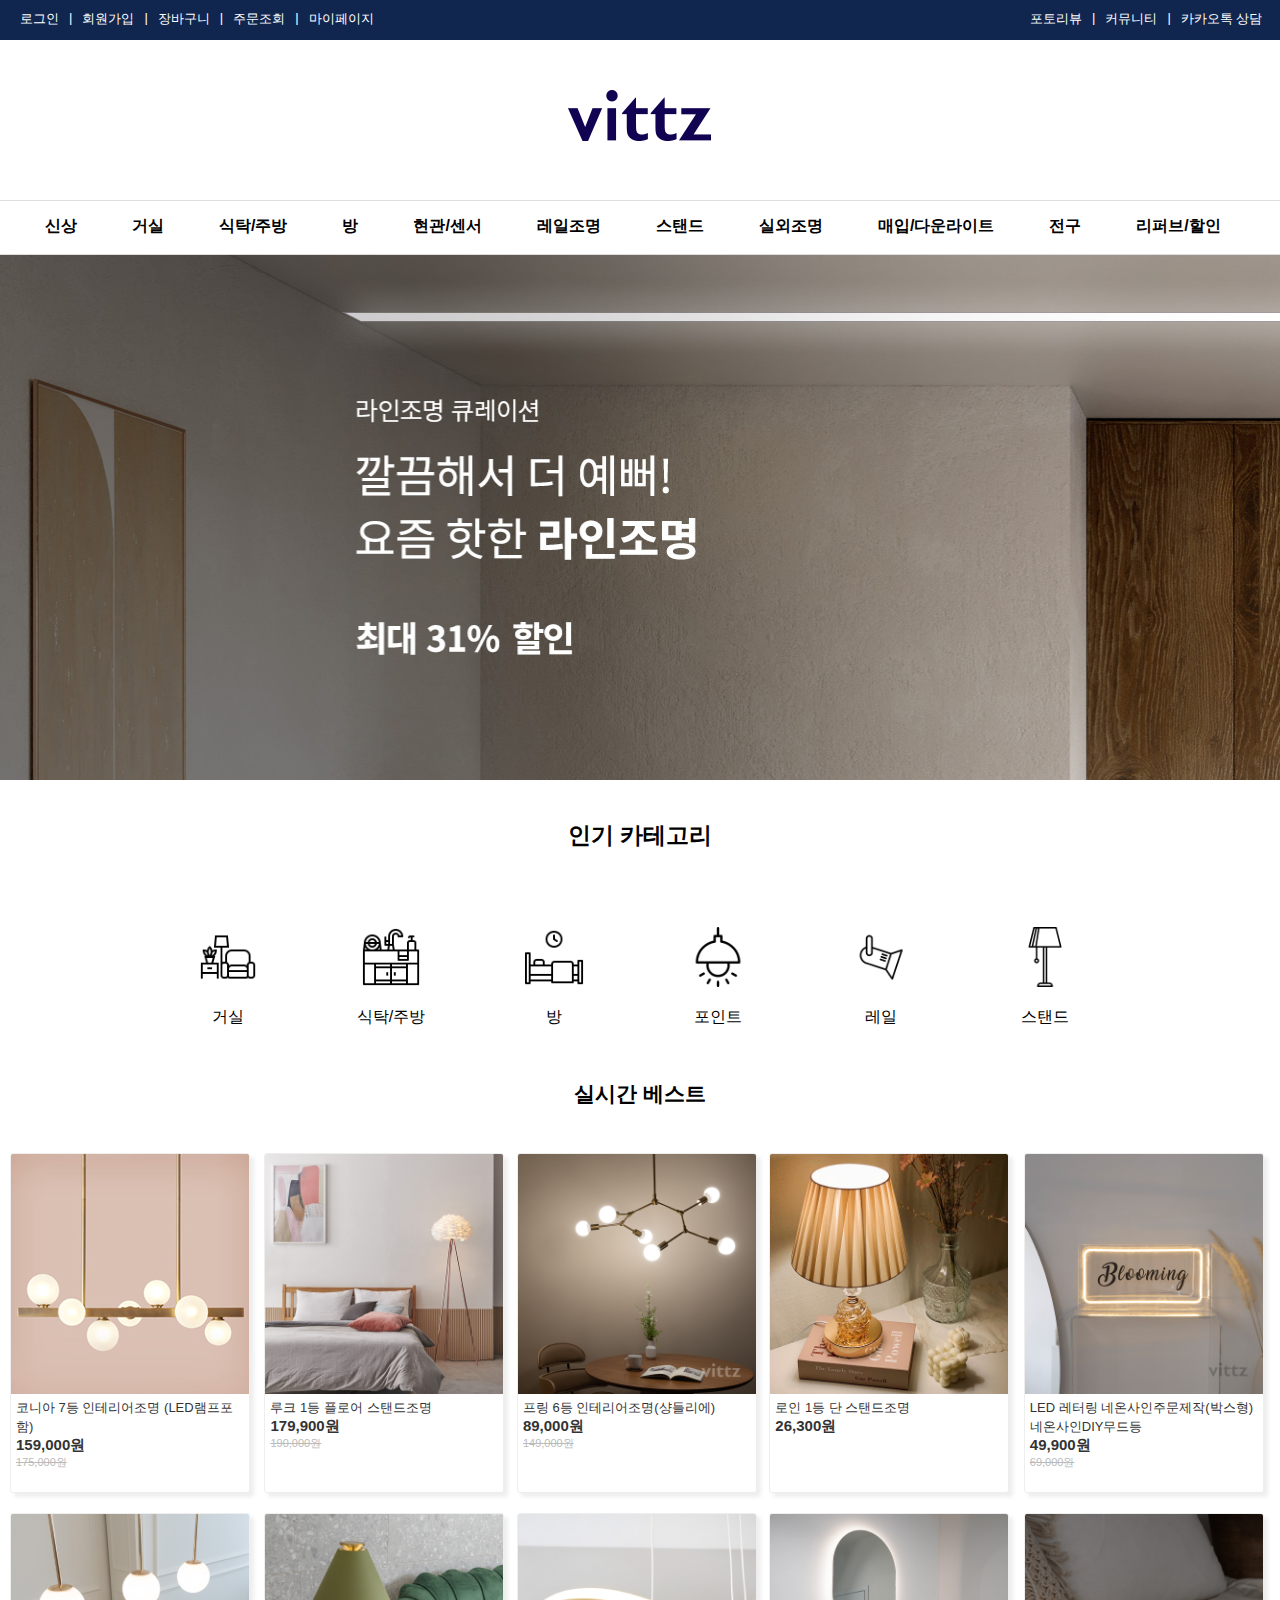
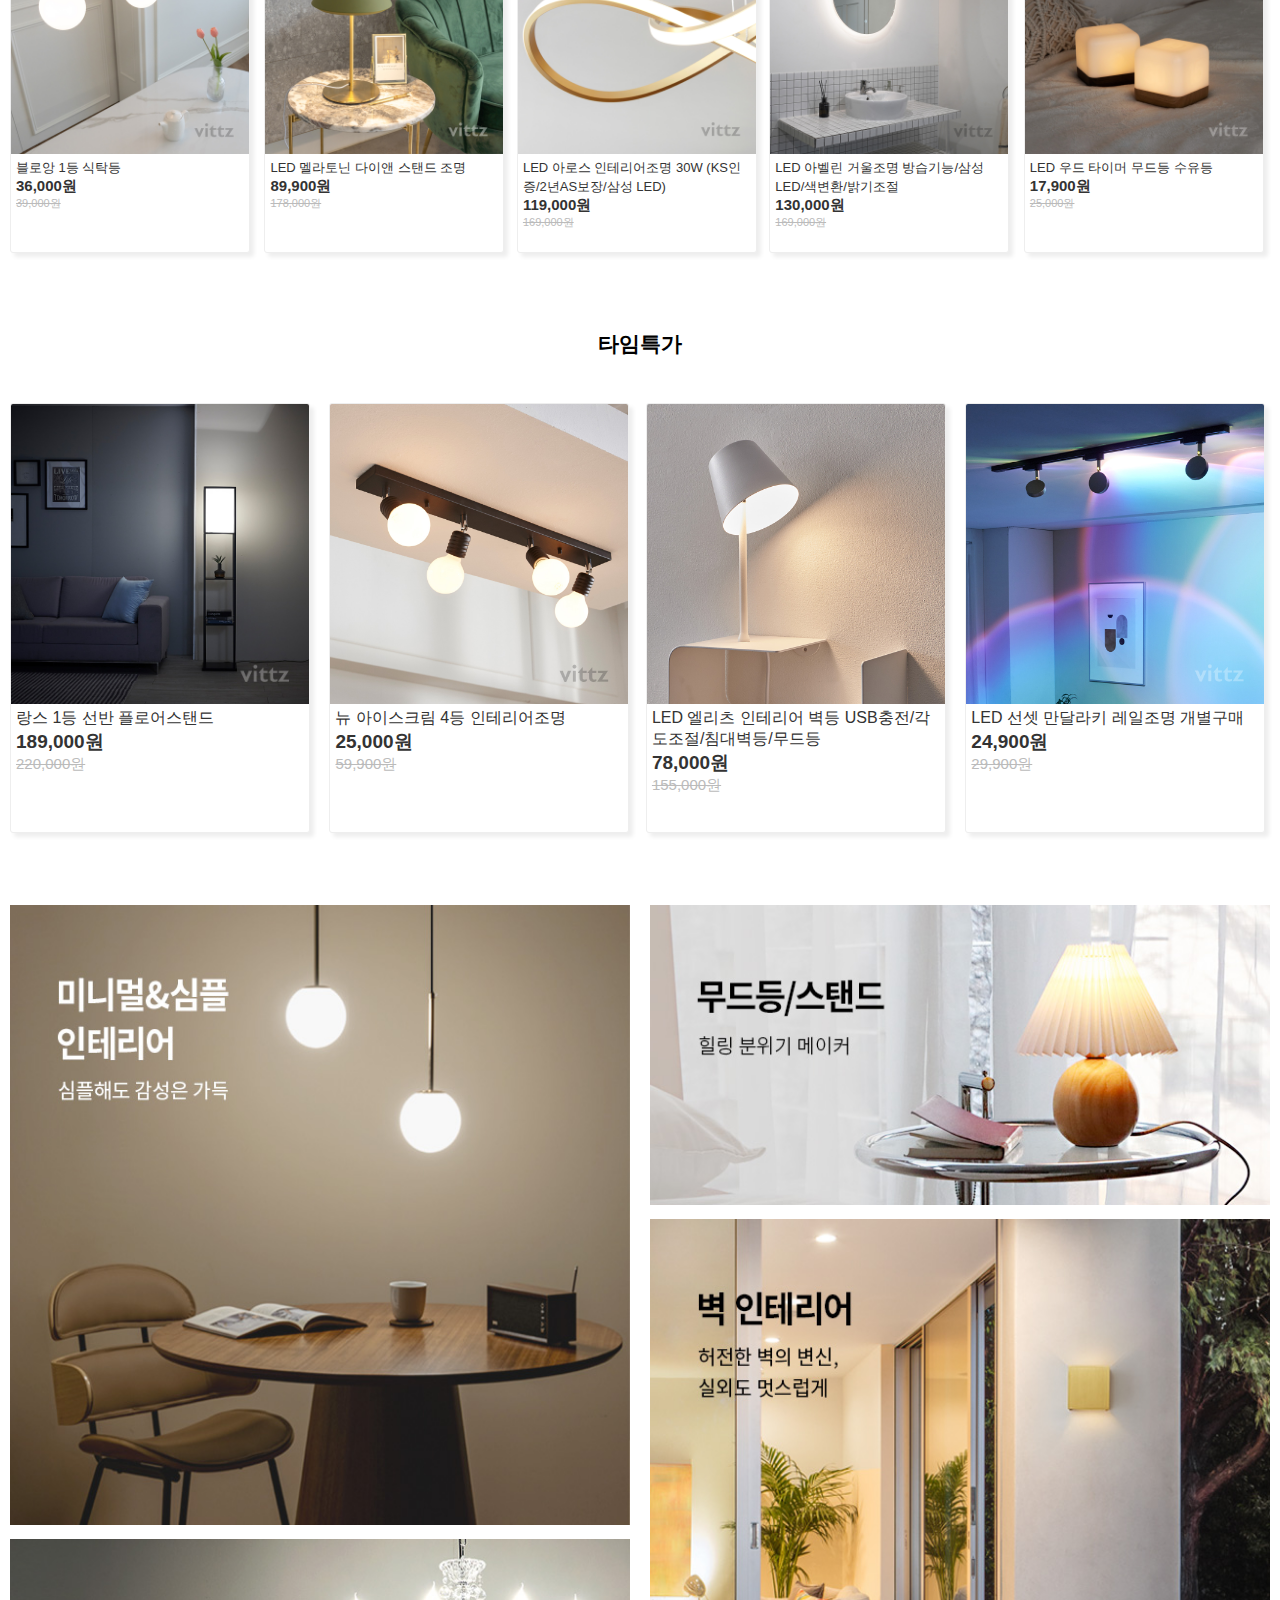
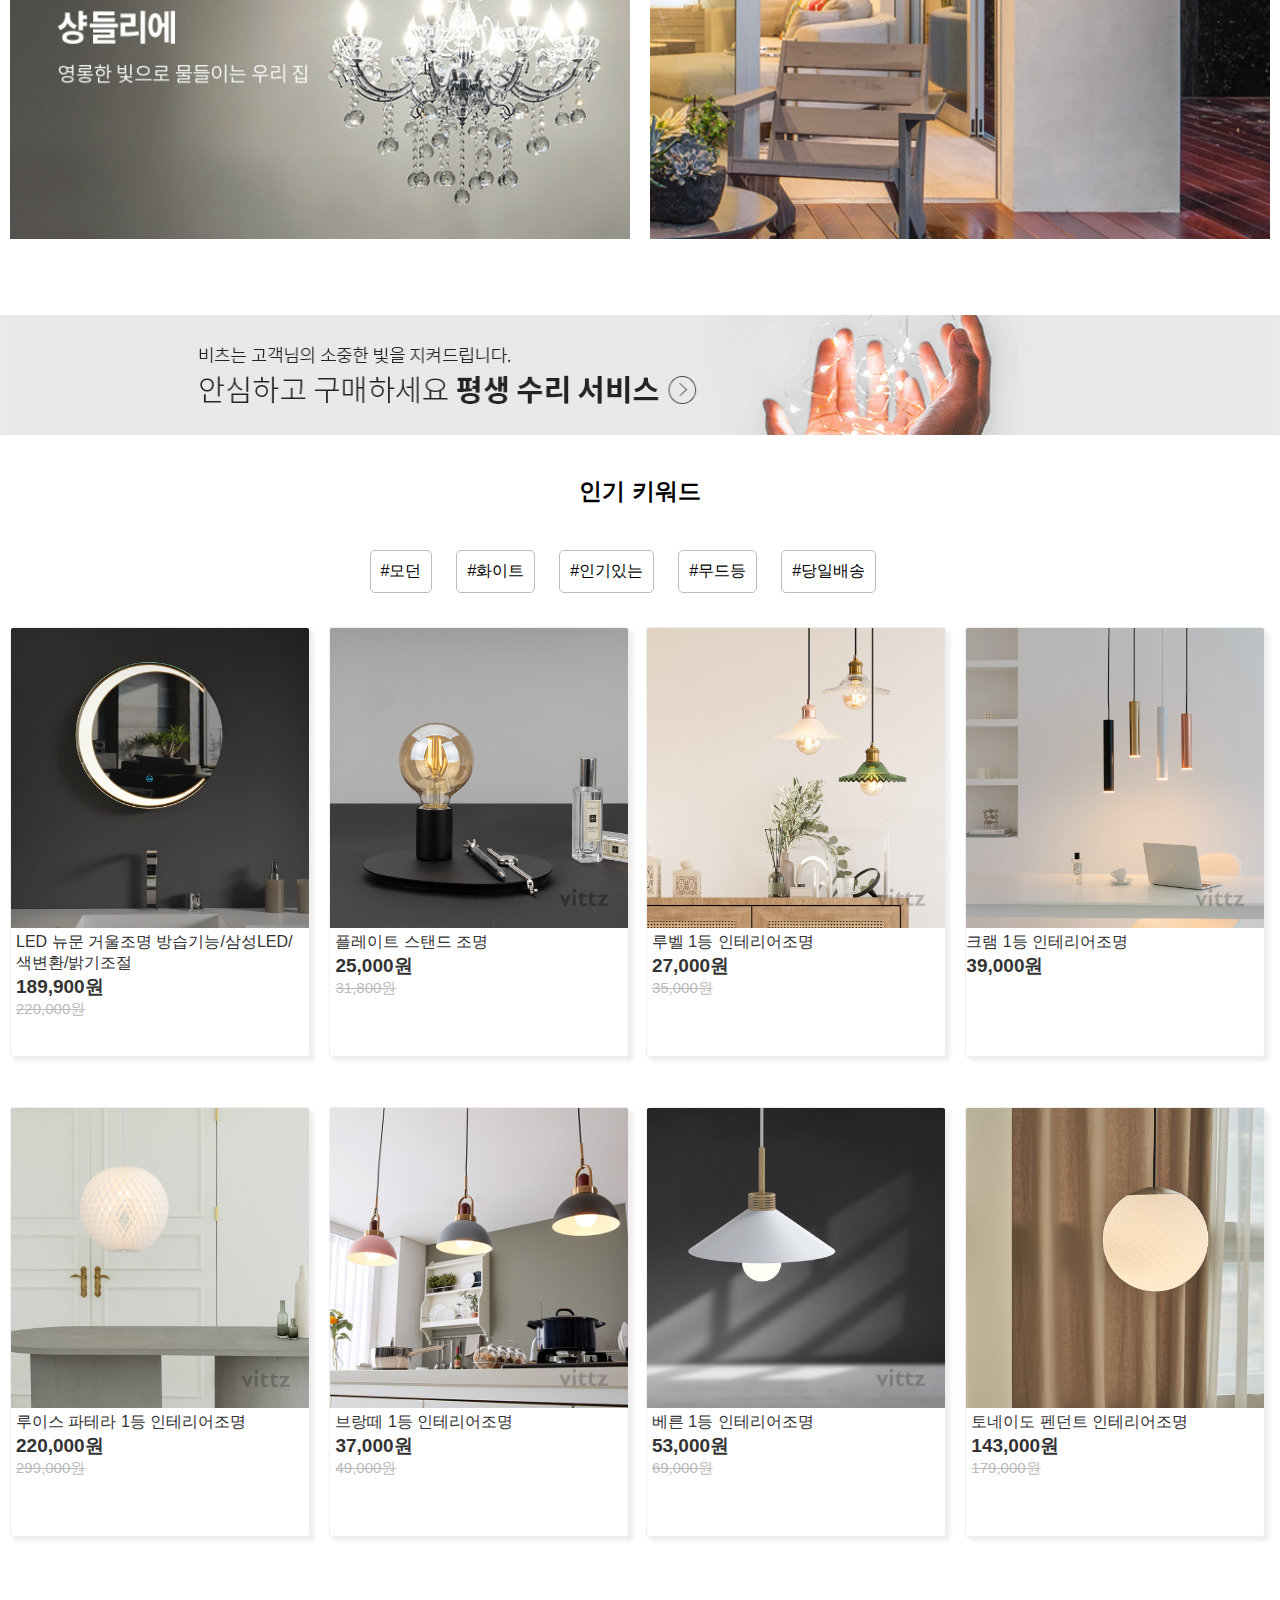
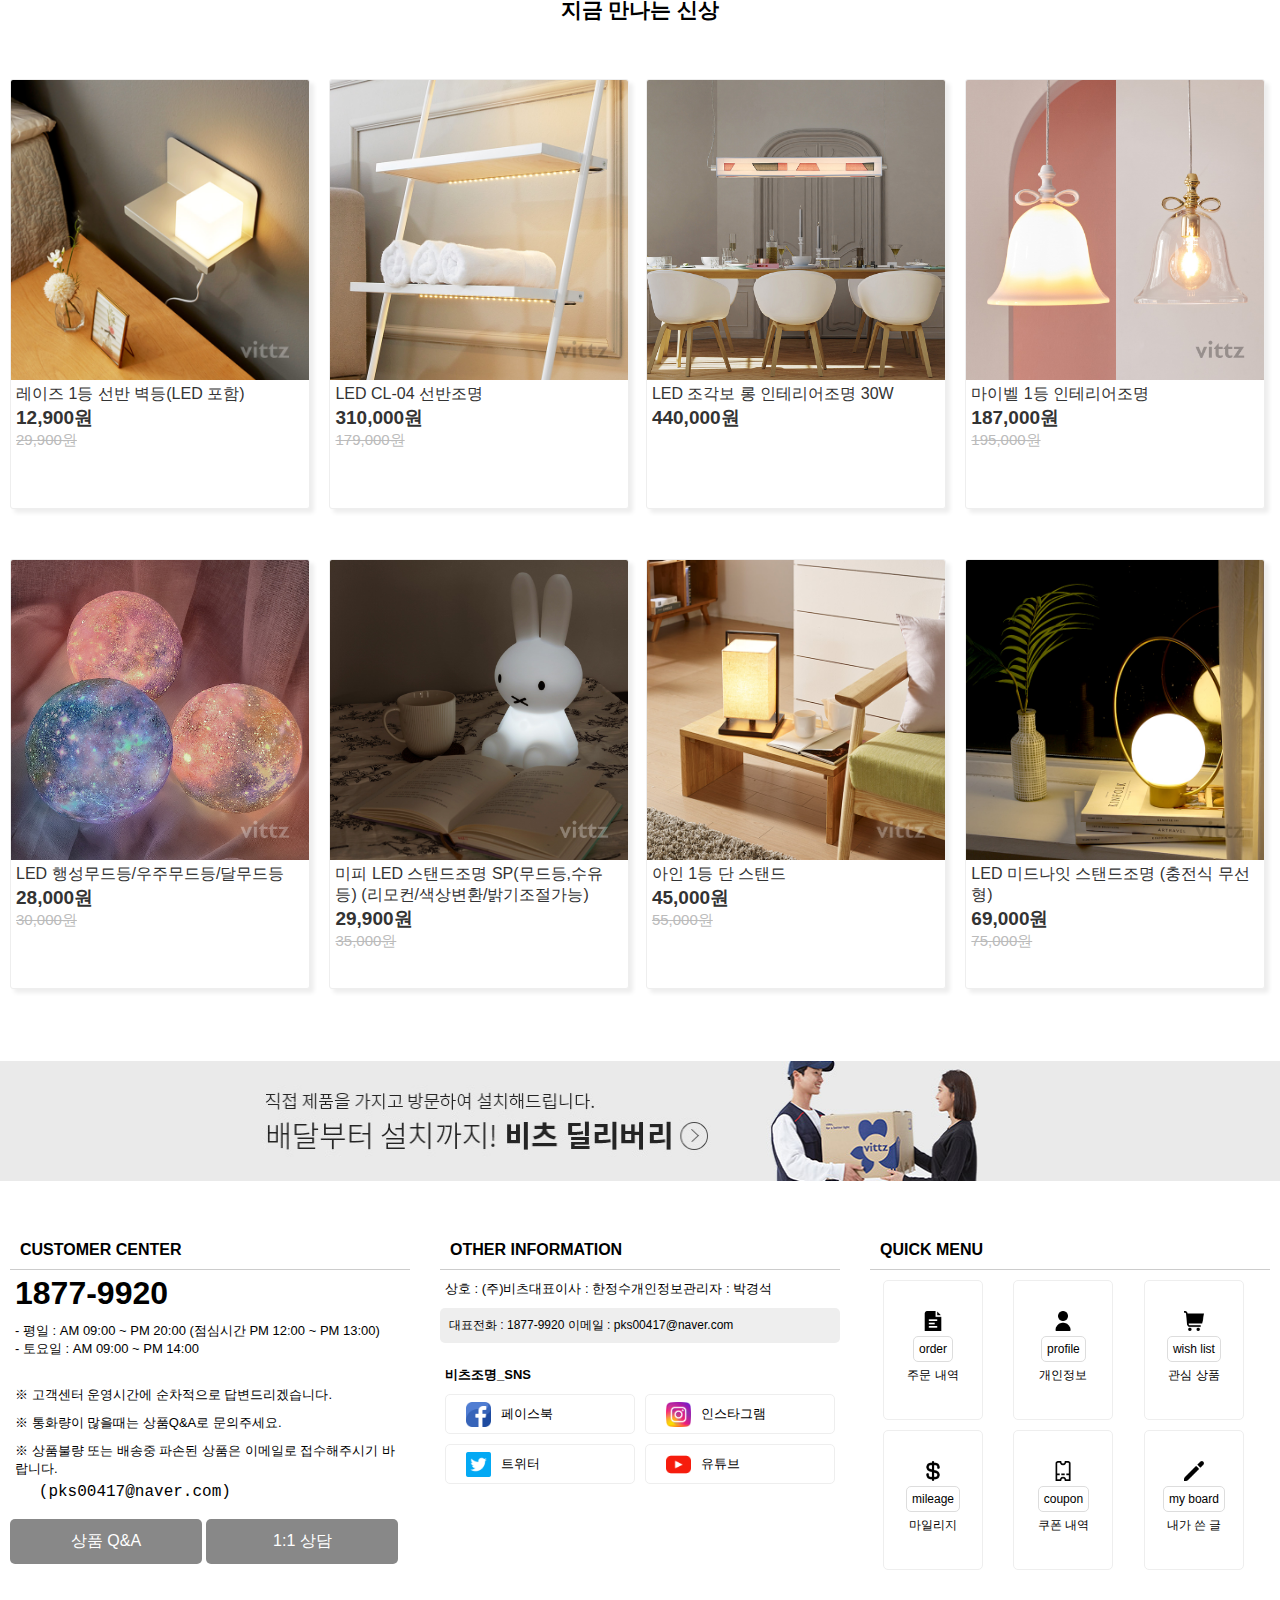
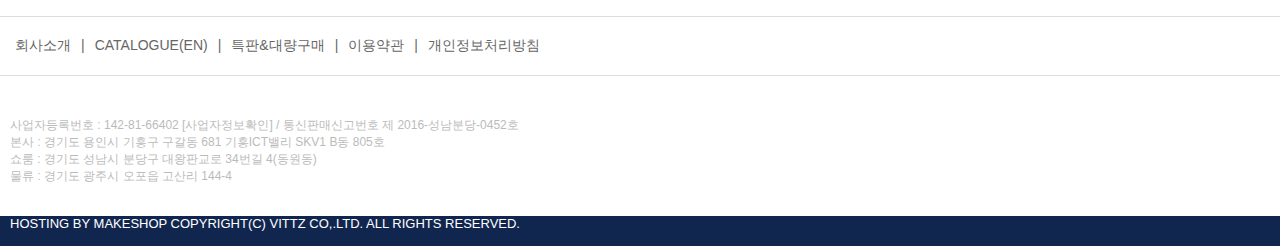
<file: html/index.html>
<!DOCTYPE html>

<html>

<head>

	<title>모두의 인테리어, vittz</title>
	<meta charset="utf-8">
	<link href="css/reset.css" rel="stylesheet">
	<link href="css/common.css" rel="stylesheet">
	<link href="css/main.css" rel="stylesheet">

</head>


<body>

	<header>
		<div id="topbar">
			<div id="logcenter">
				<div id="login">
					<ul>
						<li><a href="#">로그인</a></li>
						<li>|</li>
						<li><a href="#">회원가입</a></li>
						<li>|</li>
						<li><a href="#">장바구니</a></li>
						<li>|</li>
						<li><a href="#">주문조회</a></li>
						<li>|</li>
						<li><a href="#">마이페이지</a></li>
					</ul>
				</div>

				<div id="loginnext">
					<ul>
						<li><a href="#">포토리뷰</a></li>
						<li>|</li>
						<li><a href="#">커뮤니티</a></li>
						<li>|</li>
						<li><a href="#">카카오톡 상담</a></li>
					</ul>
				</div>
			</div>
		</div>
		


		<div id="logo">
			<a href="index.html" target="_self"><img src="img/logo.png" alt="로고"></a>
		</div>


		<div id=navbar>
			<nav>
				<ul>
					<li><a href="sub.html" target="_self">신상</a></li>
					<li><a href="sub.html" target="_self">거실</a></li>
					<li><a href="sub.html" target="_self">식탁/주방</a></li>
					<li><a href="sub.html" target="_self">방</a></li>
					<li><a href="sub.html" target="_self">현관/센서</a></li>
					<li><a href="sub.html" target="_self">레일조명</a></li>
					<li><a href="sub.html" target="_self">스탠드</a></li>
					<li><a href="sub.html" target="_self">실외조명</a></li>
					<li><a href="sub.html" target="_self">매입/다운라이트</a></li>
					<li><a href="sub.html" target="_self">전구</a></li>
					<li><a href="sub.html" target="_self">리퍼브/할인</a></li>
				</ul>
			</nav>
		</div>

	</header>


	<div id="slider">
		<img src="img/bg.jpg" alt="슬라이더 이미지">

	</div>


	<section id="main1">
		<h1>인기 카테고리</h1>
		<div id="category">
			<div class="cbox"><a href="#"><img src="img/hot1.png" alt="카테고리1"></a><span>거실</span></div>
			<div class="cbox"><a href="#"><img src="img/hot2.png" alt="카테고리2"></a><span>식탁/주방</span></div>
			<div class="cbox"><a href="#"><img src="img/hot3.png" alt="카테고리3"></a><span>방</span></div>
			<div class="cbox"><a href="#"><img src="img/hot4.png" alt="카테고리4"></a><span><span>포인트</span></div>
			<div class="cbox"><a href="#"><img src="img/hot5.png" alt="카테고리5"></a><span>레일</span></div>
			<div class="cbox"><a href="#"><img src="img/hot6.png" alt="카테고리6"></a><span>스탠드</span></div>
		</div>
	</section>


	<section id="main2">
		<h2>실시간 베스트</h2>
		<div class="best">
			<div class="bbox">
				<a href="#"><img src="img/1.png" alt="이미지1" ></a>
				<div class="textbox"><p><a href="#">코니아 7등 인테리어조명 (LED램프포함)</a></p>
				<h5 id="h5after1"><a href="#">159,000원</a></h5>
				<del>175,000원</del></div>
			</div>

			<div class="bbox">
				<a href="#"><img src="img/2.jpg" alt="이미지2" ></a>
				<div class="textbox"><p><a href="#">루크 1등 플로어 스탠드조명</a></p>
				<h5 id="h5after2"><a href="#">179,900원</a></h5>
				<del>190,000원</del></div>
			</div>

			<div class="bbox">
				<a href="#"><img src="img/3.jpg" alt="이미지3" ></a>
				<div class="textbox"><p><a href="#">프링 6등 인테리어조명(샹들리에)</a></p>
				<h5 id="h5after1"><a href="#">89,000원</a></h5>
				<del>149,000원</del></div>
			</div>

			<div class="bbox">
				<a href="#"><img src="img/4.jpg" alt="이미지4" ></a>
				<div class="textbox"><p><a href="#">로인 1등 단 스탠드조명</a></p>
				<h5 id="h5after1"><a href="#">26,300원</a></h5></div>

			</div>

			<div class="bbox">
				<a href="#"><img src="img/5.jpg" alt="이미지5" ></a>
				<div class="textbox"><p><a href="#">LED 레터링 네온사인주문제작(박스형)
				네온사인DIY무드등</a></p>
				<h5 id="h5after1"><a href="#">49,900원</a></h5>
				<del>69,000원</del></div>
			</div>

		</div>


		<div class="best">
			<div class="bbox">
				<a href="#"><img src="img/6.jpg" alt="이미지6" ></a>
				<div class="textbox"><p><a href="#">블로앙 1등 식탁등</a></p>
				<h5 id="h5after1"><a href="#">36,000원</a></h5>
				<del>39,000원</del></div>
			</div>

			<div class="bbox">
				<a href="#"><img src="img/7.jpg" alt="이미지7" ></a>
				<div class="textbox"><p><a href="#">LED 멜라토닌 다이앤 스탠드 조명</a></p>
				<h5 id="h5after1"><a href="#">89,900원</a></h5>
				<del>178,000원</del></div>
			</div>

			<div class="bbox">
				<a href="#"><img src="img/8.jpg" alt="이미지8" ></a>
				<div class="textbox"><p><a href="#">LED 아로스 인테리어조명 30W
				(KS인증/2년AS보장/삼성 LED)</a></p>
				<h5 id="h5after1"><a href="#">119,000원</a></h5>
				<del>169,000원</del></div>
			</div>

			<div class="bbox">
				<a href="#"><img src="img/9.jpg" alt="이미지9" ></a>
				<div class="textbox"><p><a href="#">LED 아벨린 거울조명
				방습기능/삼성LED/색변환/밝기조절</a></p>
				<h5 id="h5after1"><a href="#">130,000원</a></h5>
				<del>169,000원</del></div>
			</div>

			<div class="bbox">
				<a href="#"><img src="img/10.jpg" alt="이미지10" ></a>
				<div class="textbox"><p><a href="#">LED 우드 타이머 무드등 수유등</a></p>
				<h5 id="h5after1"><a href="#">17,900원</a></h5>
				<del>25,000원</del></div>
			</div>
		</div>

	</section>


	<section id="main3">
		<h2>타임특가</h2>
		<div id="time">
			<div class="tbox">
				<a href="#"><img src="img/11.jpg" alt="이미지11" ></a>
				<div class="textbox"><p><a href="#">랑스 1등 선반 플로어스탠드</a></p>
				<h5 id="h5after1"><a href="#">189,000원</a></h5>
				<del>220,000원</del></div>
			</div>

			<div class="tbox">
				<a href="#"><img src="img/12.jpg" alt="이미지12" ></a>
				<div class="textbox"><p><a href="#">뉴 아이스크림 4등 인테리어조명</a></p>
				<h5 id="h5after1"><a href="#">25,000원</a></h5>
				<del>59,900원</del></div>
			</div>

			<div class="tbox">
				<a href="#"><img src="img/13.jpg" alt="이미지13" ></a>
				<div class="textbox"><p><a href="#">LED 엘리츠 인테리어 벽등
				USB충전/각도조절/침대벽등/무드등</a></p>
				<h5 id="h5after1"><a href="#">78,000원</a></h5>
				<del>155,000원</del></div>
			</div>

			<div class="tbox">
				<a href="#"><img src="img/14.jpg" alt="이미지14" ></a>
				<div class="textbox"><p><a href="#">LED 선셋 만달라키 레일조명
				개별구매</a></p>
				<h5 id="h5after1"><a href="#">24,900원</a></h5>
				<del>29,900원</del></div>
			</div>
		</div>
	</section>

	<section id="main4">

		<article>
			<div id="square1">
				<a href="#"><img src="img/square1.jpg" alt="이미지1" ></a>
			</div>
			<div id="square3">
				<a href="#"><img src="img/square3.jpg" alt="이미지2" ></a>
			</div>
			<div id="square4">
				<a href="#"><img src="img/square2.jpg" alt="이미지3" ></a>
			</div>
			<div id="square5">
				<a href="#"><img src="img/square5.jpg" alt="이미지4" ></a>
			</div>
		</article>

	</section>

	<div class="bannerstyle">
		<section class="banner">
			<img src="img/banner1.jpg" alt="배너1">
		</section>
	</div>


	<section id="main5">

		<h1>인기 키워드</h1>

		<div id="hot">
			<ul>
			<li class="hotsbox">#모던</li>
			<li class="hotsbox">#화이트</li>
			<li class="hotsbox">#인기있는</li>
			<li class="hotsbox">#무드등</li>
			<li class="hotsbox">#당일배송</li>
		</ul>
		</div>

		<div class="keyword">
			<div class="tbox">
				<a href="#"><img src="img/15.jpg" alt="이미지15" ></a>
				<div class="textbox"><p><a href="#">LED 뉴문 거울조명
				방습기능/삼성LED/색변환/밝기조절</a></p>
				<h5 id="h5after1"><a href="#">189,900원</a></h5>
				<del>220,000원</del></div>
			</div>

			<div class="tbox">
				<a href="#"><img src="img/16.jpg" alt="이미지16" ></a>
				<div class="textbox"><p><a href="#">플레이트 스탠드 조명</a></p>
				<h5 id="h5after1"><a href="#">25,000원</a></h5>
				<del>31,800원</del></div>
			</div>

			<div class="tbox">
				<a href="#"><img src="img/17.jpg" alt="이미지17" ></a>
				<div class="textbox"><p><a href="#">루벨 1등 인테리어조명</a></p>
				<h5 id="h5after1"><a href="#">27,000원</a></h5>
				<del>35,000원</del></div>
			</div>

			<div class="tbox">
				<a href="#"><img src="img/18.jpg" alt="이미지18" ></a>
				<p><a href="#">크램 1등 인테리어조명</a></p>
				<h5 id="h5after1"><a href="#">39,000원</a></h5>
			</div>
		</div>


		<div class="keyword">
			<div class="tbox">
				<a href="#"><img src="img/19.jpg" alt="이미지19" ></a>
				<div class="textbox"><p><a href="#">루이스 파테라 1등 인테리어조명</a></p>
				<h5 id="h5after1"><a href="#">220,000원</a></h5>
				<del>299,000원</del></div>
			</div>

			<div class="tbox">
				<a href="#"><img src="img/20.jpg" alt="이미지20" ></a>
				<div class="textbox"><p><a href="#">브랑떼 1등 인테리어조명</a></p>
				<h5 id="h5after1"><a href="#">37,000원</a></h5>
				<del>49,000원</del></div>
			</div>

			<div class="tbox">
				<a href="#"><img src="img/21.jpg" alt="이미지21" ></a>
				<div class="textbox"><p><a href="#">베른 1등 인테리어조명</a></p>
				<h5 id="h5after1"><a href="#">53,000원</a></h5>
				<del>69,000원</del></div>
			</div>

			<div class="tbox">
				<a href="#"><img src="img/22.jpg" alt="이미지22" ></a>
				<div class="textbox"><p><a href="#">토네이도 펜던트 인테리어조명</a></p>
				<h5 id="h5after1"><a href="#">143,000원</a></h5>
				<del>179,000원</del></div>
			</div>
		</div>
	</section>



	<section id="main6">
		<h2>지금 만나는 신상</h2>
		<div class="keyword">
			<div class="tbox">
				<a href="#"><img src="img/23.jpg" alt="이미지23" ></a>
				<div class="textbox"><p><a href="#">레이즈 1등 선반 벽등(LED 포함)</a></p>
				<h5 id="h5after1"><a href="#">12,900원</a></h5>
				<del>29,900원</del></div>
			</div>

			<div class="tbox">
				<a href="#"><img src="img/24.jpg" alt="이미지24" ></a>
				<div class="textbox"><p><a href="#">LED CL-04 선반조명</a></p>
				<h5 id="h5after1"><a href="#">310,000원</a></h5>
				<del>179,000원</del></div>
			</div>

			<div class="tbox">
				<a href="#"><img src="img/25.jpg" alt="이미지25" ></a>
				<div class="textbox"><p><a href="#">LED 조각보 롱 인테리어조명 30W</a></p>
				<h5 id="h5after1"><a href="#">440,000원</a></h5></div>
			</div>

			<div class="tbox">
				<a href="#"><img src="img/26.jpg" alt="이미지26" ></a>
				<div class="textbox"><p><a href="#">마이벨 1등 인테리어조명</a></p>
				<h5 id="h5after1"><a href="#">187,000원</a></h5>
				<del>195,000원</del></div>
			</div>
		</div>

		<div class="keyword">
			<div class="tbox">
				<a href="#"><img src="img/27.jpg" alt="이미지27" ></a>
				<div class="textbox"><p><a href="#">LED 행성무드등/우주무드등/달무드등</a></p>
				<h5 id="h5after1"><a href="#">28,000원</a></h5>
				<del>30,000원</del></div>
			</div>

			<div class="tbox">
				<a href="#"><img src="img/28.jpg" alt="이미지28" ></a>
				<div class="textbox"><p><a href="#">미피 LED 스탠드조명 SP(무드등,수유등)
				(리모컨/색상변환/밝기조절가능)</a></p>
				<h5 id="h5after1"><a href="#">29,900원</a></h5>
				<del>35,000원</del></div>
			</div>

			<div class="tbox">
				<a href="#"><img src="img/29.jpg" alt="이미지29" ></a>
				<div class="textbox"><p><a href="#">아인 1등 단 스탠드</a></p>
				<h5 id="h5after1"><a href="#">45,000원</a></h5>
				<del>55,000원</del></div>
			</div>

			<div class="tbox">
				<a href="#"><img src="img/30.jpg" alt="이미지30" ></a>
				<div class="textbox"><p><a href="#">LED 미드나잇 스탠드조명
				(충전식 무선형)</a></p>
				<h5 id="h5after1"><a href="#">69,000원</a></h5>
				<del>75,000원</del></div>
			</div>
		</div>

	</section>

	<div class="bannerstyle">
		<section class="banner">
			<img src="img/banner2.jpg" alt="배너1">
		</section>
	</div>


	<footer>

		<div id="box3">
			<div class="ftbox">
				<h4>CUSTOMER CENTER</h4>

				<p id="big">1877-9920</p>
				<p>- 평일 : AM 09:00 ~ PM 20:00 (점심시간 PM 12:00 ~ PM 13:00)<br> 
				- 토요일 : AM 09:00 ~ PM 14:00</p>
				<br>
				<p>※ 고객센터 운영시간에 순차적으로 답변드리겠습니다.</p>
				<p>※ 통화량이 많을때는 상품Q&A로 문의주세요.</p>
				<p>※ 상품불량 또는 배송중 파손된 상품은 이메일로 접수해주시기 바랍니다.</p>
				<pre>   (pks00417@naver.com)</pre>
				<br>
				<button>상품 Q&A</button>
				<button>1:1 상담</button>
			</div>


			<div class="ftbox">
				<h4>OTHER INFORMATION</h4>

				<p id="space1">상호 : (주)비츠대표이사 : 한정수개인정보관리자 : 박경석</p> 
				<div id="smallbox"><p>대표전화 : 1877-9920 이메일 : pks00417@naver.com</p></div>
				<br>

				<p id="space2">비츠조명_SNS</p>
				<div class="snsbox">
					<div class="snsbox1">
						<img src="img/sns1.png" alt="페이스북">
						<span>페이스북</span>
					</div>
				</div>
				<div class="snsbox">
					<div class="snsbox1">
						<img src="img/sns2.png" alt="인스타그램">
						<span>인스타그램</span>
					</div>
				</div>
				<div class="snsbox">
					<div class="snsbox1">
						<img src="img/sns3.png" alt="트위터">
						<span>트위터</span>
					</div>
				</div>
				<div class="snsbox">
					<div class="snsbox1">
						<img src="img/sns4.png" alt="유튜브">
						<span>유튜브</span>
					</div>
				</div>

			</div>

			<div class="ftbox">
				<h4>QUICK MENU</h4>

				<div class="menu">
					<div class="menu1"><img src="img/order.png" alt="order"></div>
					<button>order</button>
					<span>주문 내역</span>
				</div>
				<div class="menu">
					<div class="menu1"><img src="img/profile.png" alt="profile"></div>
					<button>profile</button>
					<span>개인정보</span>
				</div>
				<div class="menu">
					<div class="menu1"><img src="img/wishlist.png" alt="wishlist"></div>
					<button>wish list</button>
					<span>관심 상품</span>
				</div>
				<div class="menu">
					<div class="menu1"><img src="img/mileage.png" alt="mileage"></div>
					<button>mileage</button>
					<span>마일리지</span>
				</div>
				<div class="menu">
					<div class="menu1"><img src="img/coupon.png" alt="coupon"></div>
					<button>coupon</button>
					<span>쿠폰 내역</span>
				</div>
				<div class="menu">
					<div class="menu1"><img src="img/myboard.png" alt="myboard"></div>
					<button>my board</button>
					<span>내가 쓴 글</span>
				</div>

			</div>
		</div>

		<div id="bottom-bar">
			<div class="bottom-bar2">
				<ul>
					<li><a href="#">회사소개</a></li>
					<li>|</li>
					<li><a href="#">CATALOGUE(EN)</a></li>
					<li>|</li>
					<li><a href="#">특판&대량구매</a></li>
					<li>|</li>
					<li><a href="#">이용약관</a></li>
					<li>|</li>
					<li><a href="#">개인정보처리방침</a></li>	
				</ul>
			</div>
		</div>
		<div class="bottom-bar2">
			<div id="bottom-bar3">
				<p>
					사업자등록번호 : 142-81-66402 [사업자정보확인] / 
					통신판매신고번호 제 2016-성남분당-0452호
				</p>
				<p>본사 : 경기도 용인시 기흥구 구갈동 681 기흥ICT밸리 SKV1 B동 805호<br>
					쇼룸 : 경기도 성남시 분당구 대왕판교로 34번길 4(동원동)<br>
					물류 : 경기도 광주시 오포읍 고산리 144-4
				</p>
				<br>
				
			</div>
		</div>

		<div id="bottom-bar4">
			<p>HOSTING BY MAKESHOP
				COPYRIGHT(C) VITTZ CO,.LTD. ALL RIGHTS RESERVED.</p>
		</div>


	</footer>


</body>


</html>
</file>
<file: html/css/common.css>
@charset "utf-8";

* {margin:0; padding:0; box-sizing: border-box;}
ul,ol,li {list-style:none; float: left;}

header {width:100%; height:255px; margin:0 auto;}



/*로고*/
#logo {width:165px; height:160px; margin: 0 auto;}
#logo img {width: 100%; height: 62px; margin: 45px 0px;}




/*로그인*/
#topbar {width:100%; height: 40px; background-color: #11264f; color: #666;}

#logcenter {width: 1260px; height: 40px; margin: 0 auto;}
#login {width:380px; height:40px; float:left;}
#login > ul {font-size:13px; color:#fff;}
#login > ul > li {float:left; margin:10px 0 0 10px;}
#login > ul > li > a {text-decoration:none; color:#fff;}

#loginnext {width:250px; height:40px; float:right;}
#loginnext > ul {font-size:13px; color:#fff;}
#loginnext > ul > li {float:left; margin:10px 0 0 10px;}
#loginnext > ul > li > a {text-decoration:none; color:#fff;}



/*네비게이션*/
#navbar {width:100%; height: 55px; border-top: 1px solid #ddd; border-bottom: 1px solid #ddd; color: #000;}
nav {width:1260px; height:55px; margin: 0px auto;}
nav > ul {font-size:16px; font-weight:bold;}
nav > ul > li {float:left; margin:15px 20px 15px 35px;}
nav > ul > li > a {text-decoration:none; color:#000;}
nav > ul > li > a:hover {color:#005b96; transition: 0.5s;}

/*푸터*/
footer {width:100%; height:600px; margin:30px 0 0 0px;}

#box3 {width: 1260px; height: 375px; margin: 0 auto;}


.snsbox {width: 190px; height: 40px; border: 1px solid #eee; float: left; margin: 5px; border-radius: 5px;}
.snsbox1 {width: 180px; height: 25px; padding: 7px 20px;}
.snsbox1 img {width: 25px; height: 25px; display: inline-block; float: left;}
.snsbox1 span {font-size: 13px; float: left; margin: 3px 10px;}

#space1 {margin: 5px 0px;}
#space2 {font-size: 13px; font-weight: bold;}


.ftbox {width:400px; height: 355px; background-color: #fff; display:inline-block; margin: 0 auto; float: left;}
.ftbox:first-of-type {margin: 20px 15px 0 0px;}
.ftbox:nth-of-type(2) {margin: 20px 15px 0 15px;}
.ftbox:last-of-type {margin: 20px 0 0 15px;}

.ftbox > h4 {padding: 10px; border-bottom: 1px solid #ccc;}
.ftbox > #big {font-size: 32px; font-weight: bold; padding: 5px;}
.ftbox > p {font-size: 13px; padding: 5px;}
.ftbox > button {border: 0; color: #fff; background-color: #888; padding: 12px 10px; width: 192px; display:inline-block; border-radius: 5px;}
.ftbox > button:hover {background-color: #555; transition:0.5s; cursor: pointer;}

.ftbox > #smallbox {background-color: #eee; padding: 9px; border-radius: 5px;}
.ftbox > #smallbox > p {font-size: 12px;}

.ftbox > hr {border: 1px solid #eee;}
.ftbox > .space {font-size: 13px; padding: 5px;}


.ftbox .menu {width: 100px; height: 140px; border: 1px solid #eee; display: inline-block; margin: 10px 13px 0px 13px; padding: 25px 10px; border-radius: 5px;}

.ftbox .menu img {width: 20px; height: 20px; display: block; margin: 5px auto;}
.ftbox .menu button {border: 1px solid #ddd; display: block; padding: 5px; margin: 5px auto; border-radius: 5px; background-color: #fff; font-size:12px;}
.ftbox .menu button:hover {background-color: #ccc; transition: 0.5s; cursor: pointer;}
.ftbox .menu span {display: block; text-align: center; font-size: 12px;}



#bottom-bar {width:100%; height: 60px; margin:30px auto; border-top: 1px solid #ddd; border-bottom: 1px solid #ddd; font-size: 14px; color: #666;}
.bottom-bar2 > ul {width: 1260px; height: 60px; margin: 20px auto;}
.bottom-bar2 > ul > li {float: left; margin: 0 5px;}
.bottom-bar2 > ul > li > a {text-decoration: none; color: #666;}


.bottom-bar2 {width: 1260px; height: 110px; margin:0 auto;}

#bottom-bar3 {font-size: 12px; color: #bbb;}

#bottom-bar4 {width: 100%; height: 30px; background-color: #11264f; margin: 0 auto;}
#bottom-bar4 p {width: 1260px; color: #fff; margin: 0 auto; font-size: 13px;}
</file>
<file: html/css/main.css>
@charset "utf-8";

/*슬라이더*/
#slider {width:1900px; height:525px; margin:0 auto;}
#slider > img {width: 100%; height: 100%;} 



/*섹션-메인1,2,3,4,5,6,7*/
#main1 {width:1260px; height:250px; margin:10px auto;}

#main2 {width:1260px; height:840px; margin:10px auto;}

#main3 {width:1260px; height:590px; margin:10px auto;}

#main4 {width:1260px; height:980px; margin:10px auto;}

#main5 {width:1260px; height:1110px; margin:10px auto;}

#main6 {width:1260px; height:1060px; margin:10px auto;}

/*#main7 {width:100%; height:540px; margin:10px auto; background-color:#eee;}*/


section h1 {text-align:center; padding:25px 0px; font-size: 23px;}
section h2 {text-align:center; padding:25px 0px; font-size: 21px;}



/*인기 카테고리-메인1*/
#category {width:985px; height:170px; margin:0 auto;}
#category > .cbox {width: 100px; height: 140px; display: inline-block; margin: 15px 29px 15px 30px; text-align: center;}
#category .cbox img {width: 60px; height: 60px; display:block; margin: 20px auto;}
#category > .cbox > img > span {display: block;}



/*실시간 베스트-메인2*/
.best {width:1260px; height:340px; margin:20px auto;}
.best > .bbox {width: 240px; height: 340px; background-color:#fff; display: inline-block; margin: 0 auto; overflow: hidden; box-shadow: 4px 4px 4px #eee; border-radius: 3px; border: 1px solid #eee;}
.best > .bbox:first-of-type {margin: 0 6px 0 0px;}
.best > .bbox:nth-of-type(2) {margin: 0 4px 0 4px;}
.best > .bbox:nth-of-type(3) {margin: 0 4px 0 4px;}
.best > .bbox:nth-of-type(4) {margin: 0 4px 0 4px;}
.best > .bbox:last-of-type {margin: 0 0 0 6px;}

.best > .bbox > a > img {width:240px; height: 240px; transform: scale(1.0); transition: 0.5s;}
.best > .bbox > a > img:hover {cursor: pointer; opacity: 0.8;}


.best p a {text-decoration: none; color: #333; font-size: 13px;}
.best h5 a {text-decoration: none; color: #333; font-size: 15px;}
.best del {color: #bbb; font-size: 11px; float: left;}


.textbox {padding: 0px 5px;}



/*타임특가-메인3 - 타임특가, 인기키워드, 지금 만나는 신상 tbox로 통일*/
#time {width:1260px; height:450px; margin:20px auto;}
#time > .tbox {width: 300px; height: 430px; background-color:#fff; display: inline-block; margin: 0 auto; overflow: hidden; box-shadow: 4px 4px 4px #eee; border-radius: 3px; border: 1px solid #eee;}
#time > .tbox:first-of-type {margin: 0 9px 0 0px;}
#time > .tbox:nth-of-type(2) {margin: 0 6px 0 6px;}
#time > .tbox:nth-of-type(3) {margin: 0 6px 0 6px;}
#time > .tbox:last-of-type {margin: 0 0px 0 9px;}

#time > .tbox > a > img {width: 300px; height: 300px; transition: 0.5s;}

#time p a {text-decoration: none; color: #333; font-size: 16px;}
#time h5 a {text-decoration: none; color: #333; font-size: 19px;}
#time del {color: #bbb; font-size: 15px; float: left;}
/*#time > .tbox > #h5after1 > a:after {content:" 32%"; color:#ef404a;}*/

#time > .tbox > a > img:hover {cursor: pointer; opacity: 0.8;}


/*블록 5개-메인4*/
#square1 {width:620px; height:620px; display:inline-block; margin: 0 18px 14px 0px; float: left;}
#square1  a  img {width: 100%; height: 100%;}

#square3 {width:620px; height:300px; display:inline-block; margin: 0 0 14px 0px; float: right;}
#square3  a  img {width: 100%; height: 100%;}

#square4 {width:620px; height:300px; display:inline-block; margin: 0 14px 0 0px; float: left;}
#square4  a  img {width: 100%; height: 100%;}

#square5 {width:620px; height:620px; display:inline-block; margin: -320px 0 0 0px; float: right;}
#square5  a  img {width: 100%; height: 100%;}



/*인기 키워드-메인5, 지금 만나는 신상-메인6*/
#hot {width: 565px; height: 50px; margin:0px auto;}


#hot .hotsbox {border: 1px solid #bbb; display: inline-block; padding: 10px; margin: 3px 12px; border-radius: 5px; background-color: #fff;}
#hot .hotsbox:hover {background-color: #ccc; transition: 0.5s; cursor: pointer;}

.keyword {width:1260px; height:450px; margin:30px auto;}

.keyword > .tbox {width: 300px; height: 430px; background-color:#fff; display: inline-block; margin: 0 auto; overflow: hidden; box-shadow: 4px 4px 4px #eee; border-radius: 3px; border: 1px solid #eee;}
.keyword > .tbox:first-of-type {margin: 0 9px 0 0px;}
.keyword > .tbox:nth-of-type(2) {margin: 0 6px 0 6px;}
.keyword > .tbox:nth-of-type(3) {margin: 0 6px 0 6px;}
.keyword > .tbox:last-of-type {margin: 0 0px 0 9px;}

.keyword > .tbox > a > img {width: 300px; height: 300px; transition: 0.5s;}

.keyword p a {text-decoration: none; color: #333; font-size: 16px;}
.keyword h5 a {text-decoration: none; color: #333; font-size: 19px;}
.keyword del {color: #bbb; font-size: 15px; float: left;}
/*.keyword > .tbox > #h5after1 > a:after {content:" 32%"; color:#ef404a;}*/

.keyword > .tbox > a > img:hover {cursor: pointer; opacity: 0.8;}


/*배너1,2*/
.bannerstyle {width: 100%; height: 120px; background-color: #eaeaea;}
.banner {width: 1260px; height: 120px; margin: 30px auto;}
.banner > img {width: 100%; height: 100%;}
</file>
